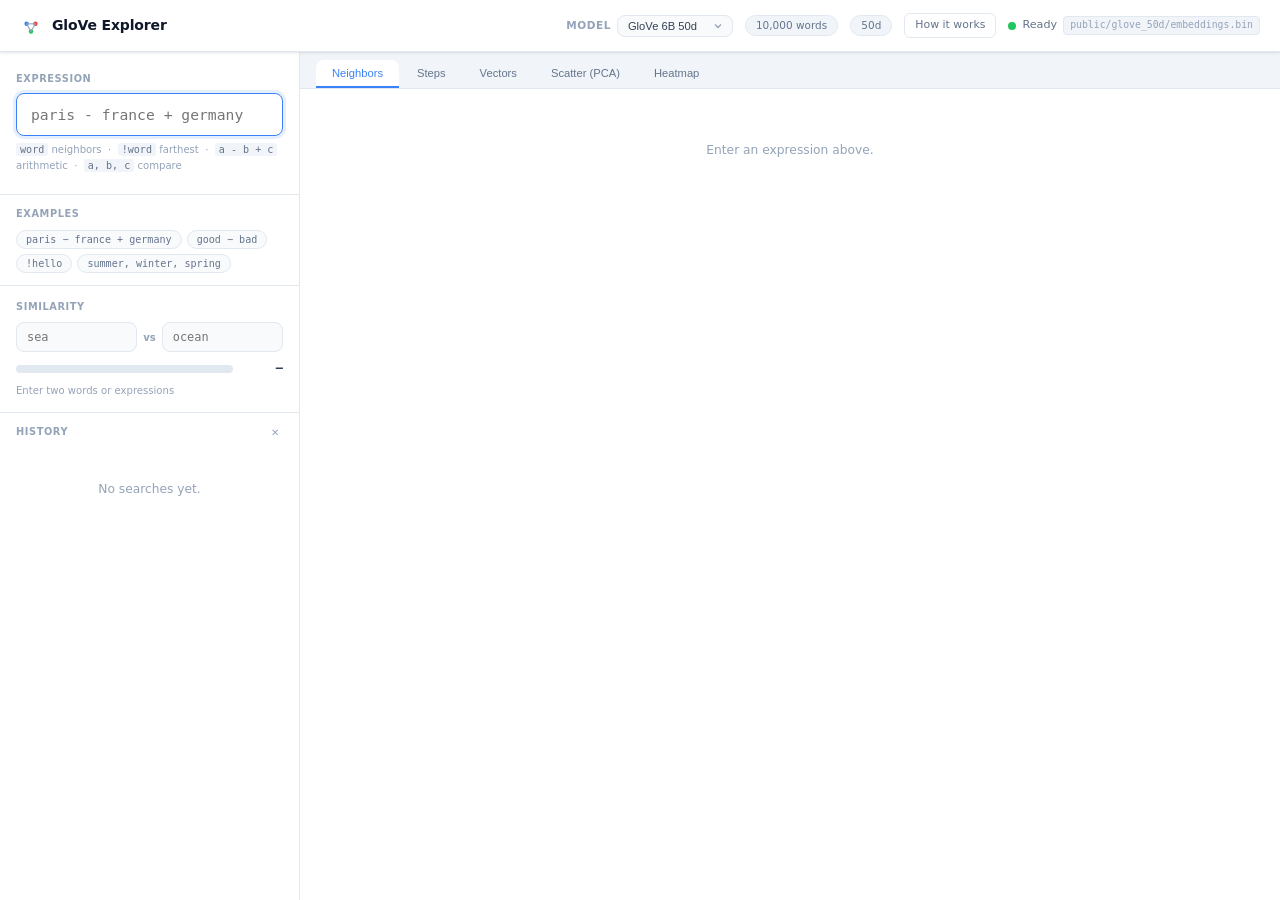
<file: index.html>
<!DOCTYPE html>
<html lang="de">
<head>
  <meta charset="UTF-8" />
  <meta name="viewport" content="width=device-width, initial-scale=1.0" />
  <title>GloVe Explorer</title>
  <link rel="stylesheet" href="style.css" />
</head>
<body>

<!-- Loading Overlay -->
<div class="loading-overlay" id="loading-overlay">
  <div class="loading-card">
    <div class="loading-logo">
      <svg width="40" height="40" viewBox="0 0 40 40" fill="none">
        <circle cx="20" cy="20" r="18" stroke="#3b82f6" stroke-width="3"/>
        <circle cx="12" cy="16" r="3" fill="#3b82f6"/>
        <circle cx="28" cy="16" r="3" fill="#ef4444"/>
        <circle cx="20" cy="28" r="3" fill="#22c55e"/>
        <line x1="12" y1="16" x2="28" y2="16" stroke="#94a3b8" stroke-width="1.5"/>
        <line x1="12" y1="16" x2="20" y2="28" stroke="#94a3b8" stroke-width="1.5"/>
        <line x1="28" y1="16" x2="20" y2="28" stroke="#94a3b8" stroke-width="1.5"/>
      </svg>
    </div>
    <h2 class="loading-title">GloVe Explorer</h2>
    <p class="loading-subtitle">Explore Word Embeddings Interactively</p>
    <div class="loading-bar-track">
      <div class="loading-bar" id="loading-bar"></div>
    </div>
    <p class="loading-msg" id="loading-msg">Loading embeddings …</p>
    <pre class="loading-error hidden" id="loading-error"></pre>
  </div>
</div>

<!-- App Shell -->
<div class="app">

  <!-- Header -->
  <header class="app-header">
    <div class="header-brand">
      <svg width="22" height="22" viewBox="0 0 40 40" fill="none">
        <circle cx="12" cy="16" r="4" fill="#3b82f6"/>
        <circle cx="28" cy="16" r="4" fill="#ef4444"/>
        <circle cx="20" cy="30" r="4" fill="#22c55e"/>
        <line x1="12" y1="16" x2="28" y2="16" stroke="#94a3b8" stroke-width="2"/>
        <line x1="12" y1="16" x2="20" y2="30" stroke="#94a3b8" stroke-width="2"/>
        <line x1="28" y1="16" x2="20" y2="30" stroke="#94a3b8" stroke-width="2"/>
      </svg>
      <span class="header-title">GloVe Explorer</span>
    </div>
    <div class="header-meta">
      <div class="model-select-wrapper" id="model-select-wrapper" style="display:none">
        <label class="model-select-label" for="model-select">Model</label>
        <select id="model-select" class="model-select"></select>
      </div>
      <span class="meta-badge"><span id="vocab-size">—</span> words</span>
      <span class="meta-badge"><span id="dims-count">—</span>d</span>
      <a href="explain.html" class="explain-link" title="How word embeddings work">How it works</a>
      <span class="meta-status">
        <span class="status-dot" id="status-dot"></span>
        <span id="status-text">Loading …</span>
        <span id="model-path" class="model-path"></span>
      </span>
    </div>
  </header>

  <!-- Body -->
  <div class="app-body">

    <!-- Sidebar -->
    <aside class="sidebar">
      <div class="search-section">
        <label class="search-label" for="query-input">Expression</label>
        <input
          type="text"
          id="query-input"
          class="query-input"
          placeholder="paris - france + germany"
          autocomplete="off"
          spellcheck="false"
        />
        <div class="syntax-hint">
          <code>word</code> neighbors &nbsp;·&nbsp;
          <code>!word</code> farthest &nbsp;·&nbsp;
          <code>a - b + c</code> arithmetic &nbsp;·&nbsp;
          <code>a, b, c</code> compare
        </div>
      </div>

      <div class="examples-section">
        <p class="examples-label">Examples</p>
        <div class="example-chips">
          <button class="example-chip" data-query="paris - france + germany">paris − france + germany</button>
          <button class="example-chip" data-query="good - bad">good − bad</button>
          <button class="example-chip" data-query="!hello">!hello</button>
          <button class="example-chip" data-query="summer, winter, spring">summer, winter, spring</button>
        </div>
      </div>

      <!-- Similarity Calculator -->
      <div class="sim-section">
        <p class="sim-label">Similarity</p>
        <div class="sim-inputs">
          <input type="text" id="sim-a" class="sim-input" placeholder="sea" autocomplete="off" spellcheck="false" />
          <span class="sim-vs">vs</span>
          <input type="text" id="sim-b" class="sim-input" placeholder="ocean" autocomplete="off" spellcheck="false" />
        </div>
        <div class="sim-result" id="sim-result">
          <div class="sim-bar-track"><div class="sim-bar" id="sim-bar"></div></div>
          <span class="sim-score" id="sim-score">—</span>
        </div>
        <p class="sim-hint" id="sim-hint">Enter two words or expressions</p>
      </div>

      <!-- Query History -->
      <div class="history-section">
        <div class="history-header">
          <p class="history-label">History</p>
          <button class="history-clear" id="history-clear" title="Clear history">✕</button>
        </div>
        <ol class="history-list" id="history-list">
          <p class="empty-hint">No searches yet.</p>
        </ol>
      </div>
    </aside>

    <!-- Main Panel -->
    <main class="main-panel">
      <div class="tab-bar">
        <button class="tab-btn active" data-tab="neighbors">Neighbors</button>
        <button class="tab-btn" data-tab="steps">Steps</button>
        <button class="tab-btn" data-tab="vectors">Vectors</button>
        <button class="tab-btn" data-tab="scatter">Scatter (PCA)</button>
        <button class="tab-btn" data-tab="heatmap">Heatmap</button>
      </div>

      <div class="tab-content">

        <!-- Neighbors Tab -->
        <div class="tab-pane active" id="tab-neighbors">
          <p class="empty-hint">Enter an expression above.</p>
        </div>

        <!-- Steps Tab -->
        <div class="tab-pane" id="tab-steps">
          <p class="empty-hint">No calculation yet.</p>
        </div>

        <!-- Vectors Tab -->
        <div class="tab-pane" id="tab-vectors">
          <p class="empty-hint">Shows the raw embedding vectors for all query words and the result.</p>
        </div>

        <!-- Scatter Tab -->
        <div class="tab-pane" id="tab-scatter">
          <p class="empty-hint">2D PCA projection of query words, result, and neighbors.</p>
        </div>

        <!-- Heatmap Tab -->
        <div class="tab-pane" id="tab-heatmap">
          <p class="empty-hint">Heatmap of all dimensions. Blue = positive, Red = negative.</p>
          <canvas id="heatmap-canvas" style="display:none"></canvas>
        </div>

      </div>
    </main>

  </div><!-- .app-body -->
</div><!-- .app -->

<!-- Vendor scripts (loaded synchronously so they are available to the ES module) -->
<script src="vendor/chart.umd.min.js"></script>
<script src="vendor/chartjs-plugin-datalabels.min.js"></script>

<!-- App (ES module, automatically deferred) -->
<script type="module" src="app.js"></script>

</body>
</html>
</file>
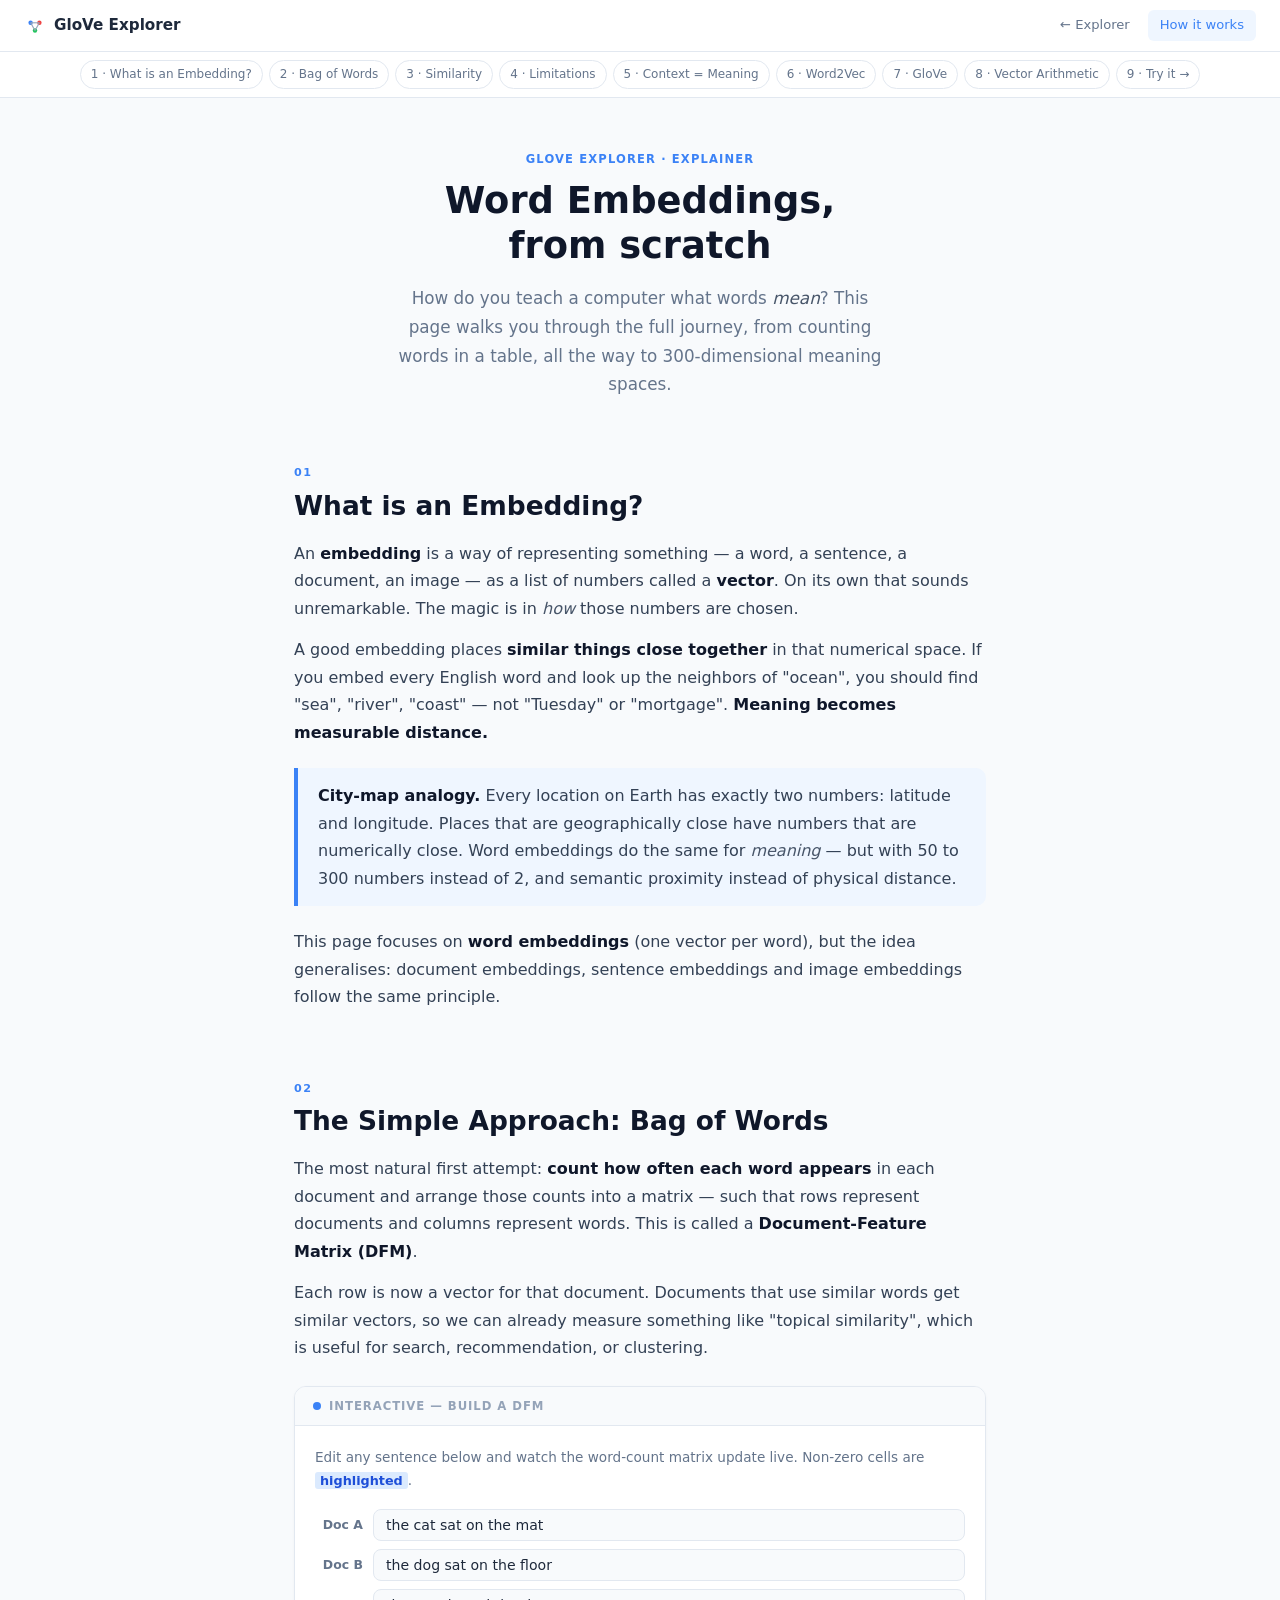
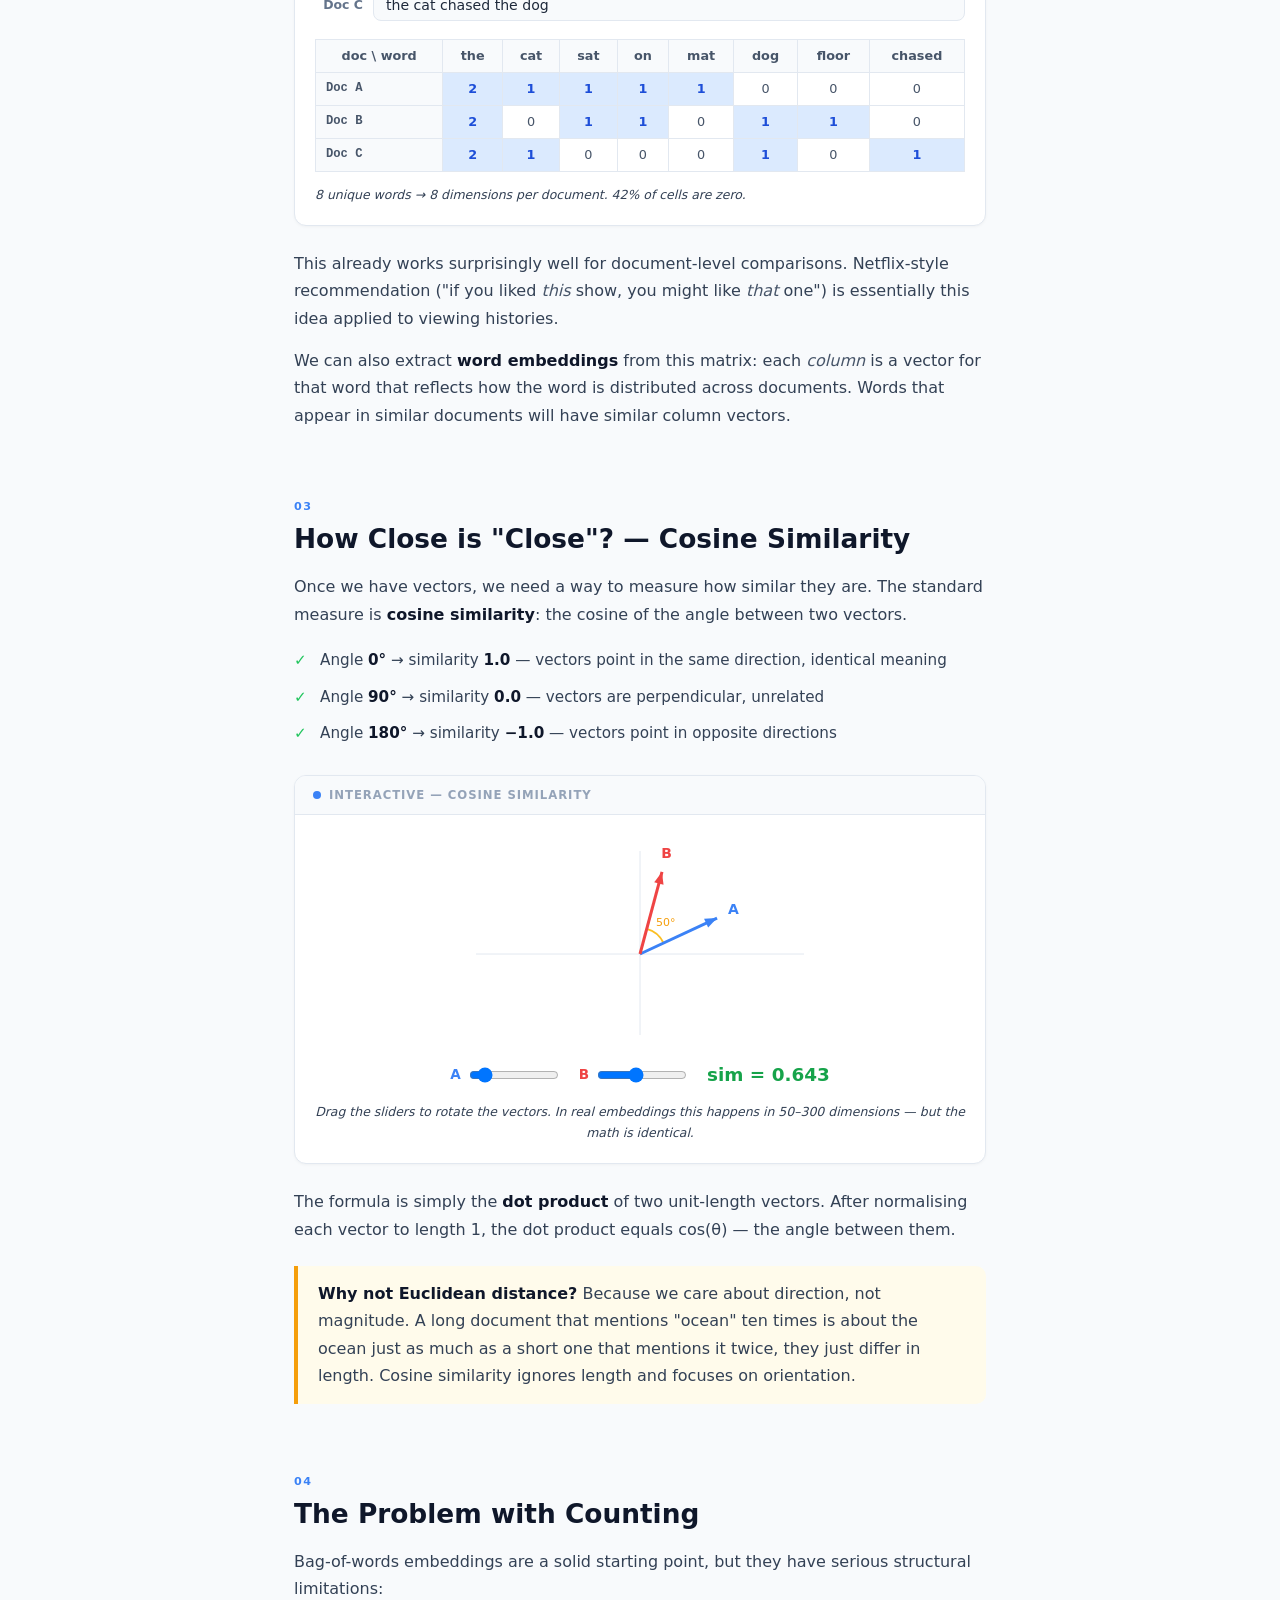
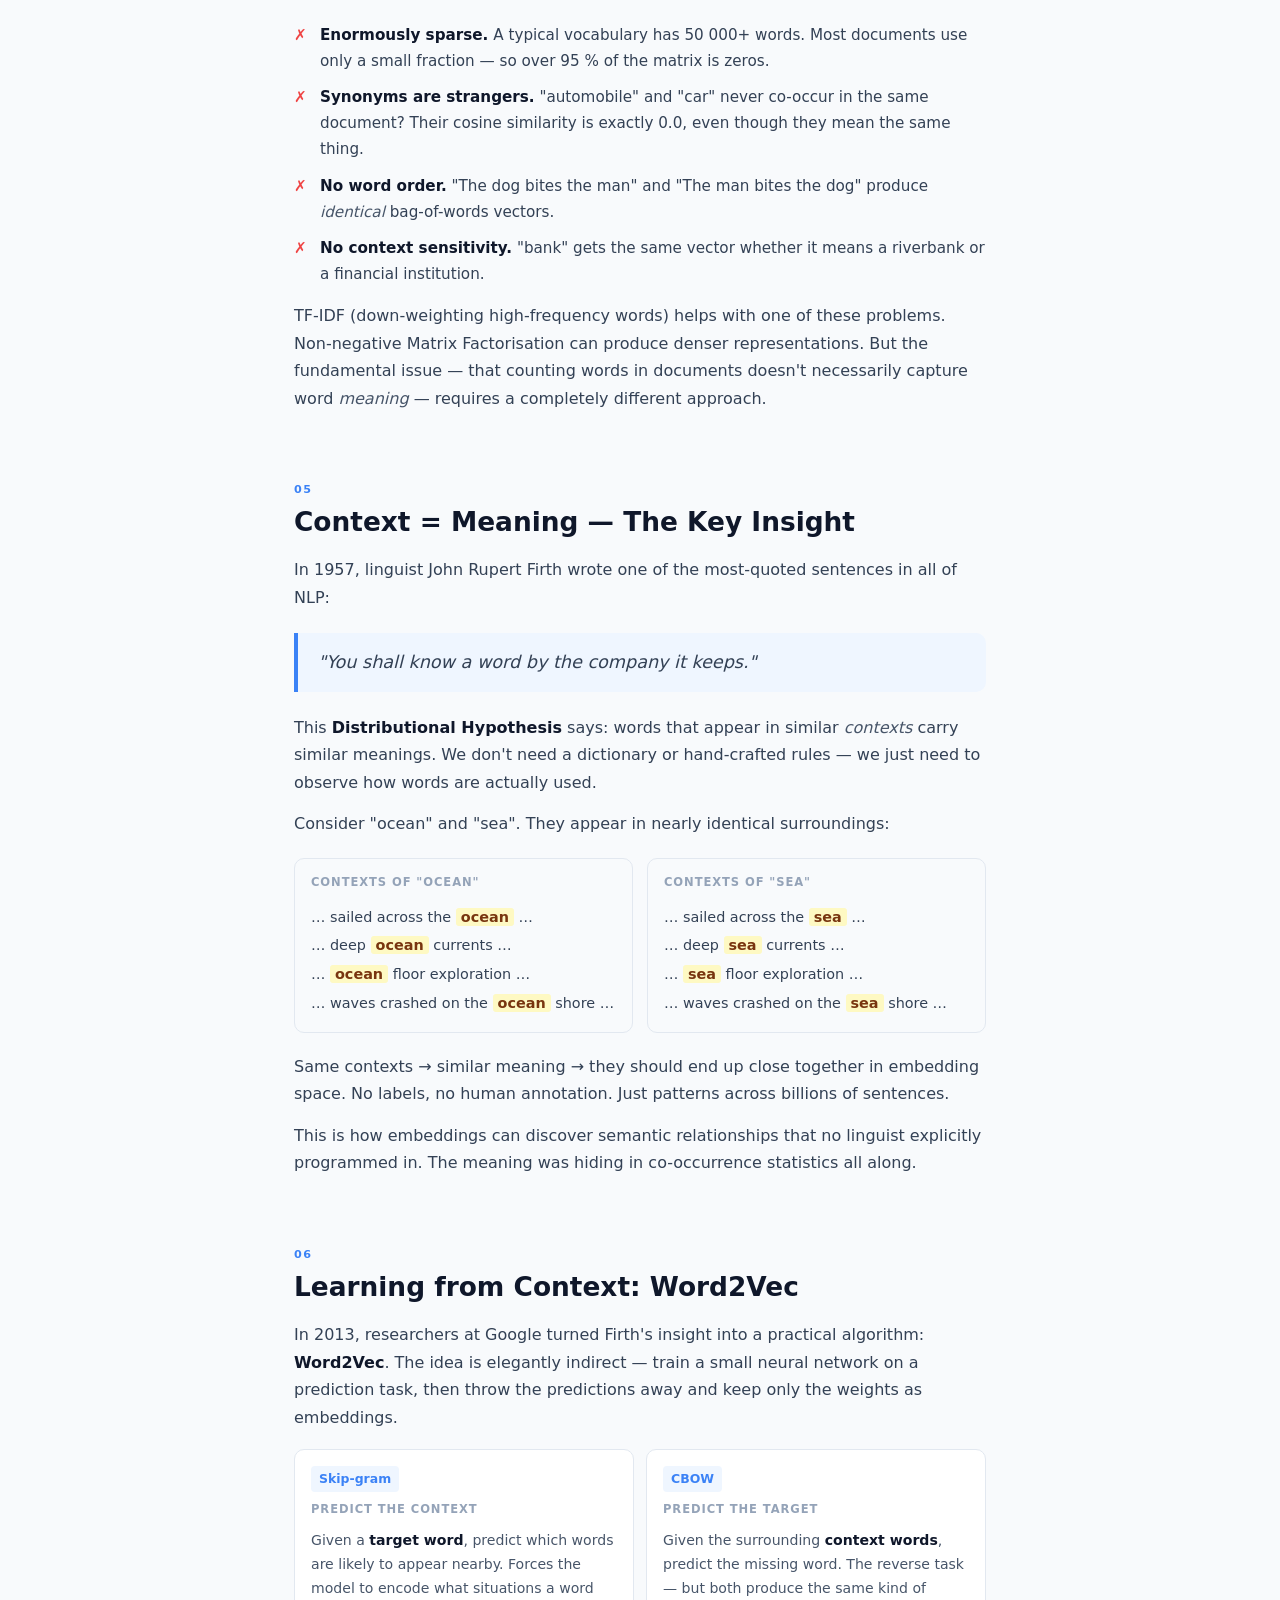
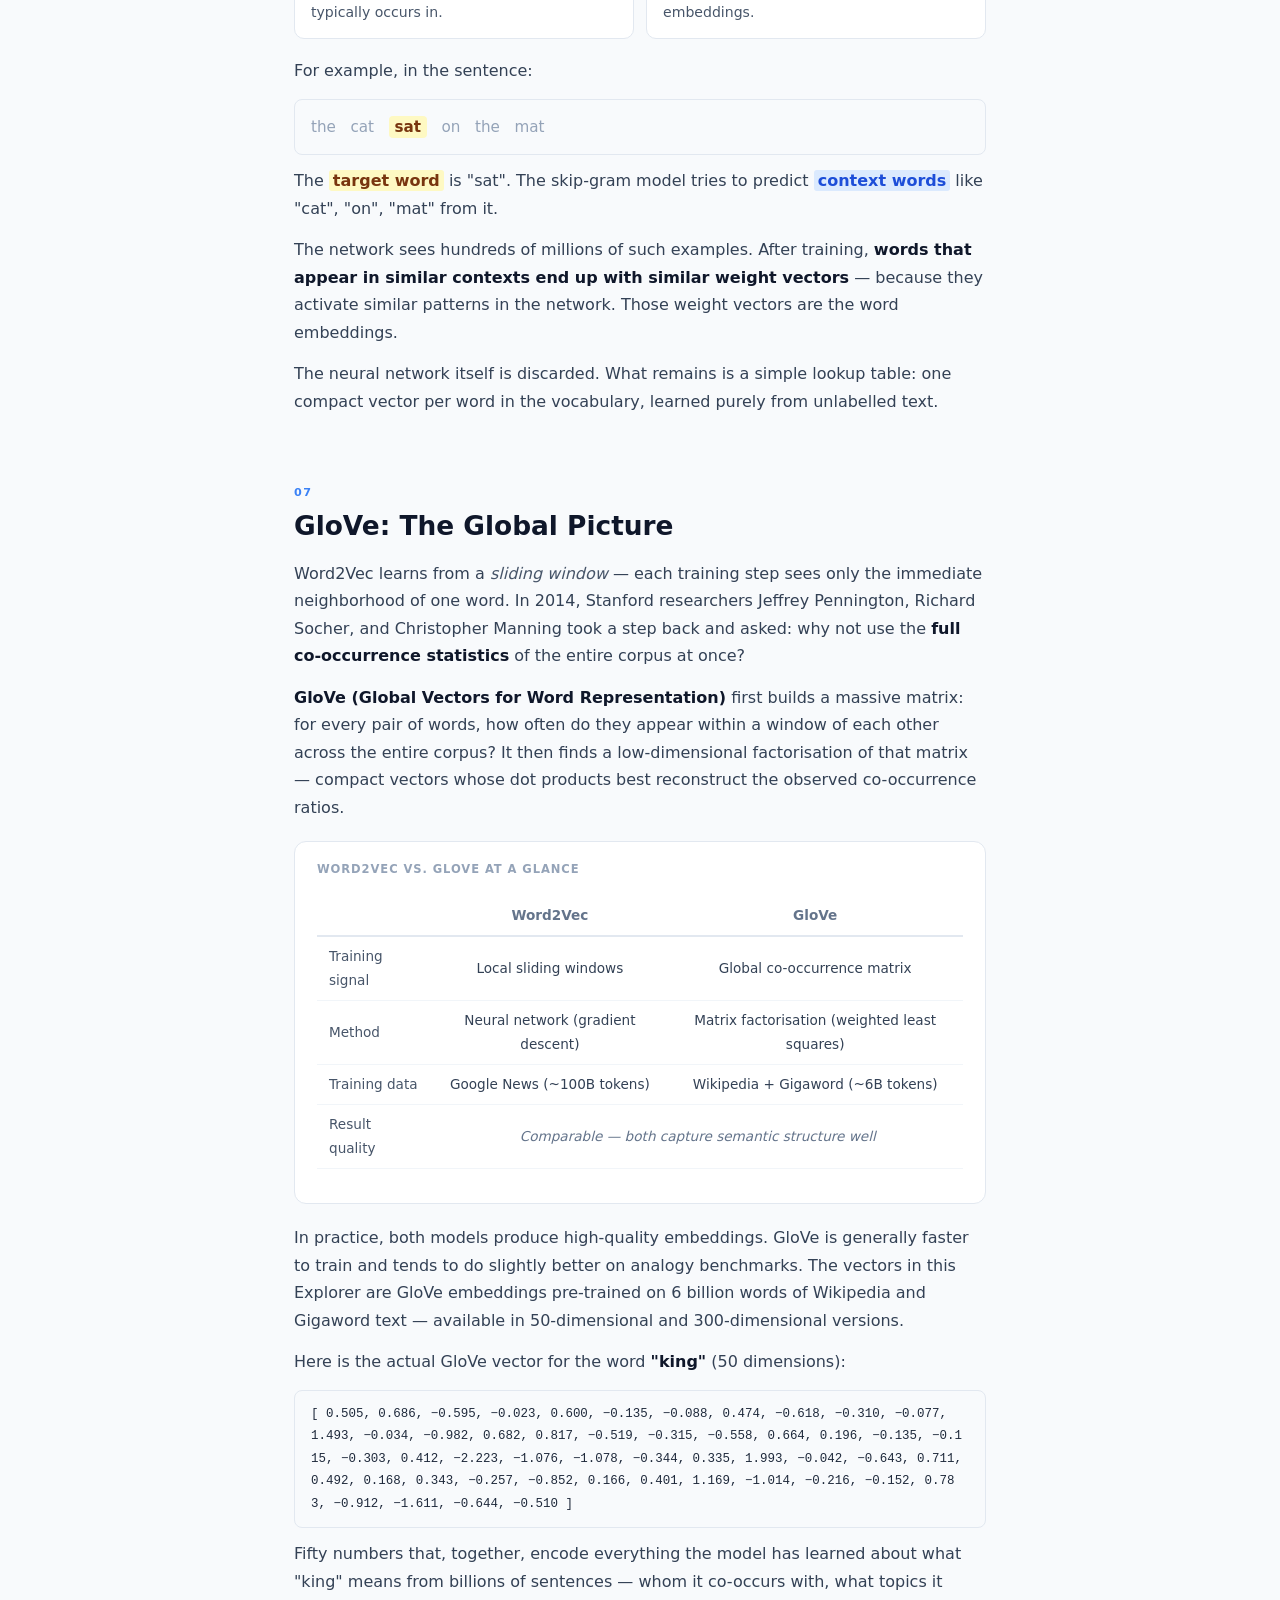
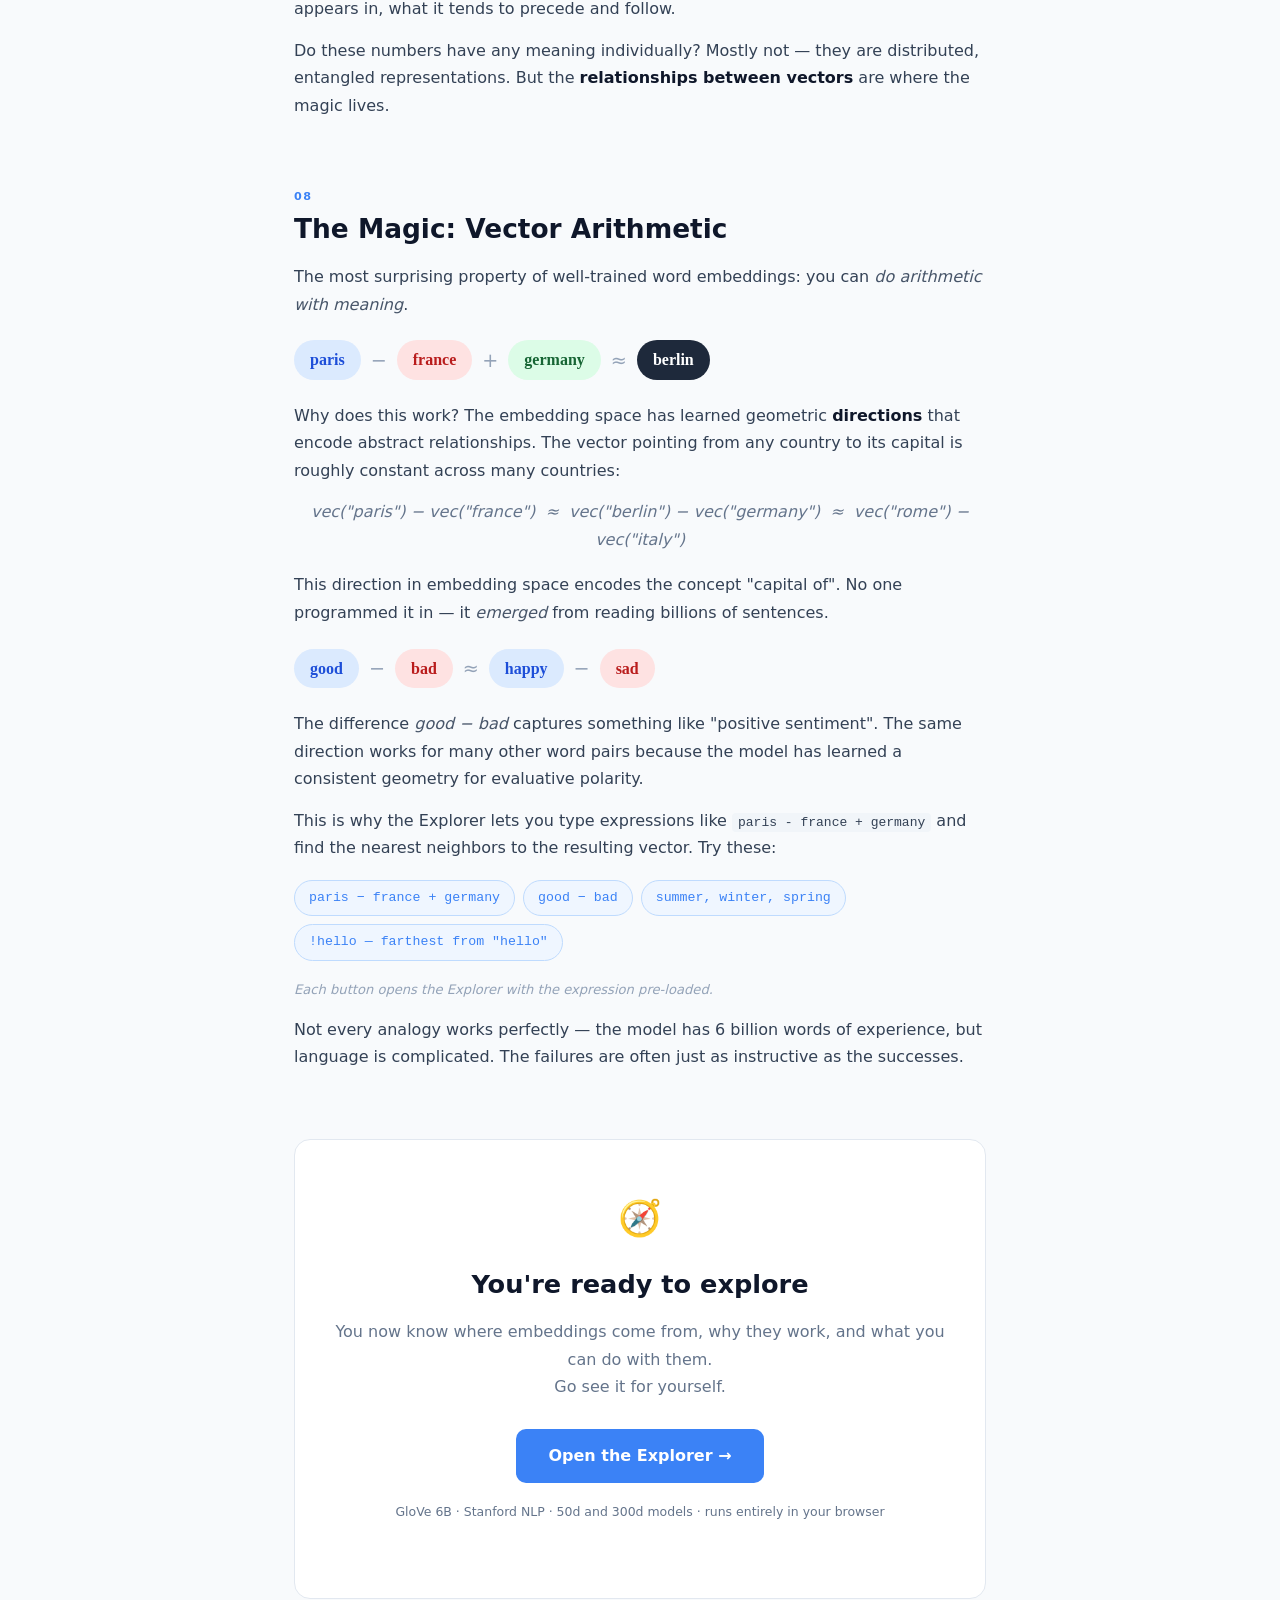
<file: explain.html>
<!DOCTYPE html>
<html lang="en">
<head>
  <meta charset="UTF-8" />
  <meta name="viewport" content="width=device-width, initial-scale=1.0" />
  <title>Word Embeddings Explained · GloVe Explorer</title>
  <style>
    :root {
      --blue:      #3b82f6;
      --blue-dim:  #dbeafe;
      --blue-pale: #eff6ff;
      --red:       #ef4444;
      --red-dim:   #fee2e2;
      --green:     #22c55e;
      --green-dim: #dcfce7;
      --amber:     #f59e0b;
      --slate-50:  #f8fafc;
      --slate-100: #f1f5f9;
      --slate-200: #e2e8f0;
      --slate-300: #cbd5e1;
      --slate-400: #94a3b8;
      --slate-500: #64748b;
      --slate-600: #475569;
      --slate-700: #334155;
      --slate-800: #1e293b;
      --slate-900: #0f172a;
      --header-h:  52px;
    }
    *, *::before, *::after { box-sizing: border-box; margin: 0; padding: 0; }

    body {
      font-family: system-ui, -apple-system, BlinkMacSystemFont, "Segoe UI", sans-serif;
      background: var(--slate-50);
      color: var(--slate-800);
      line-height: 1.72;
    }

    /* ── Header ─────────────────────────────────────────────────────────────── */
    .page-header {
      height: var(--header-h);
      background: #fff;
      border-bottom: 1px solid var(--slate-200);
      display: flex;
      align-items: center;
      padding: 0 24px;
      gap: 16px;
      position: sticky;
      top: 0;
      z-index: 100;
    }
    .header-brand {
      display: flex;
      align-items: center;
      gap: 8px;
      font-weight: 600;
      font-size: .95rem;
      color: var(--slate-800);
      text-decoration: none;
    }
    .header-nav {
      margin-left: auto;
      display: flex;
      gap: 6px;
    }
    .nav-link {
      font-size: .82rem;
      color: var(--slate-500);
      text-decoration: none;
      padding: 4px 12px;
      border-radius: 6px;
      transition: background .12s, color .12s;
    }
    .nav-link:hover    { background: var(--slate-100); color: var(--slate-800); }
    .nav-link.active   { background: var(--blue-pale); color: var(--blue); }

    /* ── ToC strip ──────────────────────────────────────────────────────────── */
    .toc-bar {
      background: #fff;
      border-bottom: 1px solid var(--slate-200);
      padding: 8px 24px;
      display: flex;
      gap: 6px;
      flex-wrap: wrap;
      justify-content: center;
    }
    .toc-link {
      font-size: .75rem;
      color: var(--slate-500);
      text-decoration: none;
      padding: 3px 10px;
      border-radius: 999px;
      border: 1px solid var(--slate-200);
      transition: all .12s;
      white-space: nowrap;
    }
    .toc-link:hover { background: var(--blue-pale); color: var(--blue); border-color: #bfdbfe; }

    /* ── Page layout ────────────────────────────────────────────────────────── */
    .page-body {
      max-width: 740px;
      margin: 0 auto;
      padding: 52px 24px 100px;
    }

    /* ── Hero ───────────────────────────────────────────────────────────────── */
    .hero {
      text-align: center;
      margin-bottom: 64px;
    }
    .hero-eyebrow {
      font-size: .72rem;
      font-weight: 700;
      text-transform: uppercase;
      letter-spacing: .1em;
      color: var(--blue);
      margin-bottom: 10px;
    }
    .hero h1 {
      font-size: 2.3rem;
      font-weight: 800;
      color: var(--slate-900);
      line-height: 1.2;
      margin-bottom: 16px;
    }
    .hero p {
      font-size: 1.05rem;
      color: var(--slate-500);
      max-width: 500px;
      margin: 0 auto;
    }

    /* ── Section ────────────────────────────────────────────────────────────── */
    .section { margin-bottom: 68px; }
    .section-num {
      font-size: .7rem;
      font-weight: 700;
      text-transform: uppercase;
      letter-spacing: .12em;
      color: var(--blue);
      margin-bottom: 6px;
    }
    .section h2 {
      font-size: 1.65rem;
      font-weight: 700;
      color: var(--slate-900);
      line-height: 1.25;
      margin-bottom: 18px;
    }
    .section p { color: var(--slate-700); margin-bottom: 14px; }
    .section p:last-child { margin-bottom: 0; }
    strong { color: var(--slate-900); }
    em     { color: var(--slate-600); }

    hr.divider {
      border: none;
      border-top: 1px solid var(--slate-200);
      margin: 28px 0;
    }

    /* ── Callout / quote ────────────────────────────────────────────────────── */
    .callout {
      background: var(--blue-pale);
      border-left: 4px solid var(--blue);
      border-radius: 0 10px 10px 0;
      padding: 14px 20px;
      margin: 22px 0;
      color: var(--slate-700);
    }
    .callout.amber {
      background: #fffbeb;
      border-color: var(--amber);
    }

    /* ── Info box ───────────────────────────────────────────────────────────── */
    .info-box {
      background: #fff;
      border: 1px solid var(--slate-200);
      border-radius: 12px;
      padding: 18px 22px;
      margin: 20px 0;
    }
    .info-box-title {
      font-size: .72rem;
      font-weight: 700;
      text-transform: uppercase;
      letter-spacing: .08em;
      color: var(--slate-400);
      margin-bottom: 10px;
    }

    /* ── Pros / cons list ───────────────────────────────────────────────────── */
    .check-list { list-style: none; margin: 10px 0; }
    .check-list li {
      padding: 5px 0 5px 26px;
      position: relative;
      color: var(--slate-700);
      font-size: .95rem;
    }
    .check-list li::before { position: absolute; left: 0; }
    .check-list.pros li::before { content: '✓'; color: var(--green); font-weight: 700; }
    .check-list.cons li::before { content: '✗'; color: var(--red);   font-weight: 700; }

    /* ── Context cards ──────────────────────────────────────────────────────── */
    .context-row { display: flex; gap: 14px; flex-wrap: wrap; margin: 20px 0; }
    .context-card {
      flex: 1;
      min-width: 200px;
      background: var(--slate-50);
      border: 1px solid var(--slate-200);
      border-radius: 10px;
      padding: 14px 16px;
    }
    .context-card h5 {
      font-size: .72rem;
      font-weight: 700;
      text-transform: uppercase;
      letter-spacing: .08em;
      color: var(--slate-400);
      margin-bottom: 10px;
    }
    .context-card p {
      font-size: .9rem;
      line-height: 2;
      color: var(--slate-700);
      margin: 0;
    }
    .hl { background: #fef9c3; color: #78350f; padding: 1px 5px; border-radius: 3px; font-weight: 700; }

    /* ── Word arithmetic display ────────────────────────────────────────────── */
    .word-math {
      display: flex;
      align-items: center;
      gap: 10px;
      flex-wrap: wrap;
      margin: 22px 0;
      font-size: 1.05rem;
    }
    .pill {
      display: inline-flex;
      align-items: center;
      padding: 6px 16px;
      border-radius: 999px;
      font-weight: 700;
      font-family: Georgia, "Times New Roman", serif;
      font-size: 1rem;
    }
    .pill-a  { background: var(--blue-dim);  color: #1d4ed8; }
    .pill-b  { background: var(--red-dim);   color: #b91c1c; }
    .pill-c  { background: var(--green-dim); color: #166534; }
    .pill-r  { background: var(--slate-800); color: #fff; }
    .op      { color: var(--slate-400); font-size: 1.2rem; font-weight: 300; }

    /* ── Demo boxes ─────────────────────────────────────────────────────────── */
    .demo-box {
      background: #fff;
      border: 1px solid var(--slate-200);
      border-radius: 12px;
      overflow: hidden;
      margin: 24px 0;
      box-shadow: 0 1px 3px rgba(0,0,0,.04);
    }
    .demo-head {
      background: var(--slate-50);
      border-bottom: 1px solid var(--slate-200);
      padding: 9px 18px;
      display: flex;
      align-items: center;
      gap: 8px;
      font-size: .73rem;
      font-weight: 700;
      text-transform: uppercase;
      letter-spacing: .08em;
      color: var(--slate-400);
    }
    .demo-dot { width: 8px; height: 8px; border-radius: 50%; background: var(--blue); }
    .demo-body { padding: 20px; }

    /* DFM demo */
    .dfm-rows { display: flex; flex-direction: column; gap: 8px; margin-bottom: 18px; }
    .dfm-row  { display: flex; align-items: center; gap: 10px; }
    .dfm-doc-label {
      font-size: .78rem;
      font-weight: 700;
      color: var(--slate-500);
      min-width: 48px;
      text-align: right;
    }
    .dfm-input {
      flex: 1;
      padding: 7px 12px;
      border: 1px solid var(--slate-200);
      border-radius: 8px;
      font-size: .88rem;
      font-family: inherit;
      color: var(--slate-800);
      background: var(--slate-50);
      outline: none;
      transition: border-color .15s, background .15s;
    }
    .dfm-input:focus { border-color: var(--blue); background: #fff; }

    .dfm-scroll { overflow-x: auto; }
    .dfm-table {
      border-collapse: collapse;
      font-size: .8rem;
      white-space: nowrap;
      width: 100%;
    }
    .dfm-table th {
      background: var(--slate-50);
      border: 1px solid var(--slate-200);
      padding: 5px 10px;
      font-weight: 600;
      color: var(--slate-600);
      text-align: center;
    }
    .dfm-table td {
      border: 1px solid var(--slate-200);
      padding: 5px 10px;
      text-align: center;
      color: var(--slate-600);
    }
    .dfm-table td.row-label {
      text-align: left;
      font-family: ui-monospace, monospace;
      font-weight: 600;
      color: var(--slate-600);
      background: var(--slate-50);
      font-size: .76rem;
    }
    .dfm-table td.nz { background: var(--blue-dim); color: #1d4ed8; font-weight: 700; }
    .dfm-stat {
      font-size: .78rem;
      color: var(--slate-400);
      font-style: italic;
      margin-top: 12px;
    }

    /* Cosine demo */
    #cos-canvas { display: block; margin: 0 auto; }
    .cos-controls {
      display: flex;
      gap: 20px;
      flex-wrap: wrap;
      justify-content: center;
      align-items: center;
      margin-top: 14px;
    }
    .cos-label { font-size: .85rem; color: var(--slate-600); display: flex; align-items: center; gap: 8px; }
    #cos-score {
      font-size: 1.15rem;
      font-weight: 700;
      min-width: 100px;
      text-align: center;
    }
    .cos-hint {
      font-size: .78rem;
      color: var(--slate-400);
      font-style: italic;
      text-align: center;
      margin-top: 10px;
    }

    /* ── Comparison table ───────────────────────────────────────────────────── */
    .compare-table {
      width: 100%;
      border-collapse: collapse;
      font-size: .85rem;
      margin: 16px 0;
    }
    .compare-table th {
      padding: 8px 12px;
      border-bottom: 2px solid var(--slate-200);
      color: var(--slate-500);
      font-weight: 600;
      text-align: center;
    }
    .compare-table th:first-child { text-align: left; }
    .compare-table td {
      padding: 8px 12px;
      border-bottom: 1px solid var(--slate-100);
      color: var(--slate-700);
      text-align: center;
    }
    .compare-table td:first-child { text-align: left; color: var(--slate-600); }

    /* ── Training task box ──────────────────────────────────────────────────── */
    .task-grid { display: flex; gap: 12px; flex-wrap: wrap; margin: 18px 0; }
    .task-card {
      flex: 1;
      min-width: 200px;
      border: 1px solid var(--slate-200);
      border-radius: 10px;
      padding: 14px 16px;
      background: #fff;
    }
    .task-card h5 {
      font-size: .72rem;
      font-weight: 700;
      text-transform: uppercase;
      letter-spacing: .08em;
      color: var(--slate-400);
      margin-bottom: 8px;
    }
    .task-card .task-label {
      display: inline-block;
      background: var(--blue-pale);
      color: var(--blue);
      padding: 2px 8px;
      border-radius: 4px;
      font-size: .78rem;
      font-weight: 700;
      margin-bottom: 8px;
    }
    .task-card p { font-size: .88rem; color: var(--slate-600); margin: 0; }

    /* ── Sentence context display ───────────────────────────────────────────── */
    .sent-display {
      background: var(--slate-50);
      border: 1px solid var(--slate-200);
      border-radius: 8px;
      padding: 12px 16px;
      font-size: .95rem;
      margin: 12px 0;
      line-height: 2;
    }
    .sent-display .ctx-word { color: var(--slate-400); }
    .sent-display .tgt-word {
      background: #fef9c3;
      color: #78350f;
      padding: 2px 6px;
      border-radius: 4px;
      font-weight: 700;
    }
    .sent-display .predict-word {
      background: var(--blue-dim);
      color: #1d4ed8;
      padding: 2px 6px;
      border-radius: 4px;
      font-weight: 600;
    }

    /* ── Query example buttons ──────────────────────────────────────────────── */
    .query-chips { display: flex; flex-wrap: wrap; gap: 8px; margin: 18px 0; }
    .query-chip {
      display: inline-block;
      padding: 6px 14px;
      border-radius: 999px;
      background: var(--blue-pale);
      color: var(--blue);
      border: 1px solid #bfdbfe;
      font-size: .83rem;
      font-family: ui-monospace, monospace;
      text-decoration: none;
      cursor: pointer;
      transition: background .12s, transform .1s;
    }
    .query-chip:hover { background: var(--blue-dim); transform: translateY(-1px); }

    /* ── CTA ────────────────────────────────────────────────────────────────── */
    .cta {
      background: #fff;
      border: 1px solid var(--slate-200);
      border-radius: 16px;
      padding: 48px 32px;
      text-align: center;
      margin-top: 52px;
    }
    .cta h2 { font-size: 1.6rem; font-weight: 800; color: var(--slate-900); margin-bottom: 12px; }
    .cta p  { color: var(--slate-500); margin-bottom: 28px; }
    .cta-btn {
      display: inline-flex;
      align-items: center;
      gap: 8px;
      background: var(--blue);
      color: #fff;
      padding: 13px 32px;
      border-radius: 10px;
      font-weight: 700;
      font-size: 1rem;
      text-decoration: none;
      transition: background .15s, transform .1s;
    }
    .cta-btn:hover { background: #2563eb; transform: translateY(-1px); }
    .cta-sub { margin-top: 18px; font-size: .78rem; color: var(--slate-400); }

    /* ── Responsive ─────────────────────────────────────────────────────────── */
    @media (max-width: 600px) {
      .page-body { padding: 36px 16px 80px; }
      .hero h1   { font-size: 1.7rem; }
      .section h2 { font-size: 1.35rem; }
      .toc-bar   { display: none; }
    }
  </style>
</head>
<body>

<!-- ─── Header ─────────────────────────────────────────────────────────────── -->
<header class="page-header">
  <a href="index.html" class="header-brand">
    <svg width="22" height="22" viewBox="0 0 40 40" fill="none">
      <circle cx="12" cy="16" r="4" fill="#3b82f6"/>
      <circle cx="28" cy="16" r="4" fill="#ef4444"/>
      <circle cx="20" cy="30" r="4" fill="#22c55e"/>
      <line x1="12" y1="16" x2="28" y2="16" stroke="#94a3b8" stroke-width="2"/>
      <line x1="12" y1="16" x2="20" y2="30" stroke="#94a3b8" stroke-width="2"/>
      <line x1="28" y1="16" x2="20" y2="30" stroke="#94a3b8" stroke-width="2"/>
    </svg>
    GloVe Explorer
  </a>
  <nav class="header-nav">
    <a href="index.html" class="nav-link">← Explorer</a>
    <a href="explain.html" class="nav-link active">How it works</a>
  </nav>
</header>

<!-- ─── Table of contents ──────────────────────────────────────────────────── -->
<nav class="toc-bar" aria-label="Page sections">
  <a href="#what"       class="toc-link">1 · What is an Embedding?</a>
  <a href="#bagofwords" class="toc-link">2 · Bag of Words</a>
  <a href="#similarity" class="toc-link">3 · Similarity</a>
  <a href="#limits"     class="toc-link">4 · Limitations</a>
  <a href="#context"    class="toc-link">5 · Context = Meaning</a>
  <a href="#word2vec"   class="toc-link">6 · Word2Vec</a>
  <a href="#glove"      class="toc-link">7 · GloVe</a>
  <a href="#arithmetic" class="toc-link">8 · Vector Arithmetic</a>
  <a href="#ready"      class="toc-link">9 · Try it →</a>
</nav>

<!-- ─── Content ────────────────────────────────────────────────────────────── -->
<main class="page-body">

  <div class="hero">
    <div class="hero-eyebrow">GloVe Explorer · Explainer</div>
    <h1>Word Embeddings,<br>from scratch</h1>
    <p>How do you teach a computer what words <em>mean</em>? This page walks you through the full journey, from counting words in a table, all the way to 300-dimensional meaning spaces.</p>
  </div>

  <!-- ── 01 · What is an Embedding ──────────────────────────────────────────── -->
  <section class="section" id="what">
    <div class="section-num">01</div>
    <h2>What is an Embedding?</h2>
    <p>
      An <strong>embedding</strong> is a way of representing something — a word, a sentence, a document,
      an image — as a list of numbers called a <strong>vector</strong>.
      On its own that sounds unremarkable. The magic is in <em>how</em> those numbers are chosen.
    </p>
    <p>
      A good embedding places <strong>similar things close together</strong> in that numerical space.
      If you embed every English word and look up the neighbors of "ocean",
      you should find "sea", "river", "coast" — not "Tuesday" or "mortgage".
      <strong>Meaning becomes measurable distance.</strong>
    </p>
    <div class="callout">
      <strong>City-map analogy.</strong> Every location on Earth has exactly two numbers: latitude and longitude.
      Places that are geographically close have numbers that are numerically close.
      Word embeddings do the same for <em>meaning</em> — but with 50 to 300 numbers instead of 2,
      and semantic proximity instead of physical distance.
    </div>
    <p>
      This page focuses on <strong>word embeddings</strong> (one vector per word),
      but the idea generalises: document embeddings, sentence embeddings and image embeddings follow the same principle.
    </p>
  </section>

  <!-- ── 02 · Bag of Words / DFM ────────────────────────────────────────────── -->
  <section class="section" id="bagofwords">
    <div class="section-num">02</div>
    <h2>The Simple Approach: Bag of Words</h2>
    <p>
      The most natural first attempt: <strong>count how often each word appears</strong> in each document
      and arrange those counts into a matrix — such that rows represent documents and columns represent words.
      This is called a <strong>Document-Feature Matrix (DFM)</strong>.
    </p>
    <p>
      Each row is now a vector for that document.
      Documents that use similar words get similar vectors, so we can already measure
      something like "topical similarity", which is useful for search, recommendation, or clustering.
    </p>

    <!-- ── Interactive DFM demo ── -->
    <div class="demo-box">
      <div class="demo-head"><div class="demo-dot"></div>Interactive — Build a DFM</div>
      <div class="demo-body">
        <p style="font-size:.85rem;color:var(--slate-500);margin-bottom:16px;">
          Edit any sentence below and watch the word-count matrix update live.
          Non-zero cells are <span style="background:var(--blue-dim);color:#1d4ed8;padding:1px 5px;border-radius:3px;font-weight:700;font-size:.8rem;">highlighted</span>.
        </p>
        <div class="dfm-rows" id="dfm-rows">
          <div class="dfm-row">
            <span class="dfm-doc-label">Doc A</span>
            <input class="dfm-input" data-doc="A" value="the cat sat on the mat" />
          </div>
          <div class="dfm-row">
            <span class="dfm-doc-label">Doc B</span>
            <input class="dfm-input" data-doc="B" value="the dog sat on the floor" />
          </div>
          <div class="dfm-row">
            <span class="dfm-doc-label">Doc C</span>
            <input class="dfm-input" data-doc="C" value="the cat chased the dog" />
          </div>
        </div>
        <div class="dfm-scroll">
          <table class="dfm-table" id="dfm-table"></table>
        </div>
        <p class="dfm-stat" id="dfm-stat"></p>
      </div>
    </div>

    <p>
      This already works surprisingly well for document-level comparisons.
      Netflix-style recommendation ("if you liked <em>this</em> show, you might like <em>that</em> one")
      is essentially this idea applied to viewing histories.
    </p>
    <p>
      We can also extract <strong>word embeddings</strong> from this matrix:
      each <em>column</em> is a vector for that word that reflects how the word is distributed across documents.
      Words that appear in similar documents will have similar column vectors.
    </p>
  </section>

  <!-- ── 03 · Similarity ────────────────────────────────────────────────────── -->
  <section class="section" id="similarity">
    <div class="section-num">03</div>
    <h2>How Close is "Close"? — Cosine Similarity</h2>
    <p>
      Once we have vectors, we need a way to measure how similar they are.
      The standard measure is <strong>cosine similarity</strong>: the cosine of the angle between two vectors.
    </p>
    <ul class="check-list pros" style="margin-bottom:14px;">
      <li>Angle <strong>0°</strong> → similarity <strong>1.0</strong> — vectors point in the same direction, identical meaning</li>
      <li>Angle <strong>90°</strong> → similarity <strong>0.0</strong> — vectors are perpendicular, unrelated</li>
      <li>Angle <strong>180°</strong> → similarity <strong>−1.0</strong> — vectors point in opposite directions</li>
    </ul>

    <!-- ── Cosine similarity canvas ── -->
    <div class="demo-box">
      <div class="demo-head"><div class="demo-dot"></div>Interactive — Cosine Similarity</div>
      <div class="demo-body">
        <canvas id="cos-canvas" width="360" height="210"></canvas>
        <div class="cos-controls">
          <label class="cos-label">
            <span style="color:var(--blue);font-weight:700;">A</span>
            <input type="range" id="slider-a" min="5" max="175" value="25" style="width:90px;">
          </label>
          <label class="cos-label">
            <span style="color:var(--red);font-weight:700;">B</span>
            <input type="range" id="slider-b" min="5" max="175" value="75" style="width:90px;">
          </label>
          <span id="cos-score">sim = 0.87</span>
        </div>
        <p class="cos-hint">Drag the sliders to rotate the vectors. In real embeddings this happens in 50–300 dimensions — but the math is identical.</p>
      </div>
    </div>

    <p>
      The formula is simply the <strong>dot product</strong> of two unit-length vectors.
      After normalising each vector to length 1, the dot product equals cos(θ) — the angle between them.
    </p>
    <div class="callout amber">
      <strong>Why not Euclidean distance?</strong> Because we care about direction, not magnitude.
      A long document that mentions "ocean" ten times is about the ocean just as much as a short one
      that mentions it twice, they just differ in length.
      Cosine similarity ignores length and focuses on orientation.
    </div>
  </section>

  <!-- ── 04 · Limitations ──────────────────────────────────────────────────── -->
  <section class="section" id="limits">
    <div class="section-num">04</div>
    <h2>The Problem with Counting</h2>
    <p>
      Bag-of-words embeddings are a solid starting point, but they have serious structural limitations:
    </p>
    <ul class="check-list cons">
      <li><strong>Enormously sparse.</strong> A typical vocabulary has 50 000+ words. Most documents use only a small fraction — so over 95 % of the matrix is zeros.</li>
      <li><strong>Synonyms are strangers.</strong> "automobile" and "car" never co-occur in the same document? Their cosine similarity is exactly 0.0, even though they mean the same thing.</li>
      <li><strong>No word order.</strong> "The dog bites the man" and "The man bites the dog" produce <em>identical</em> bag-of-words vectors.</li>
      <li><strong>No context sensitivity.</strong> "bank" gets the same vector whether it means a riverbank or a financial institution.</li>
    </ul>
    <p>
      TF-IDF (down-weighting high-frequency words) helps with one of these problems.
      Non-negative Matrix Factorisation can produce denser representations.
      But the fundamental issue — that counting words in documents doesn't necessarily capture word <em>meaning</em> —
      requires a completely different approach.
    </p>
  </section>

  <!-- ── 05 · Context = Meaning ─────────────────────────────────────────────── -->
  <section class="section" id="context">
    <div class="section-num">05</div>
    <h2>Context = Meaning — The Key Insight</h2>
    <p>
      In 1957, linguist John Rupert Firth wrote one of the most-quoted sentences in all of NLP:
    </p>
    <div class="callout" style="font-size:1.1rem;font-style:italic;">
      "You shall know a word by the company it keeps."
    </div>
    <p>
      This <strong>Distributional Hypothesis</strong> says: words that appear in similar
      <em>contexts</em> carry similar meanings. We don't need a dictionary or hand-crafted rules —
      we just need to observe how words are actually used.
    </p>
    <p>
      Consider "ocean" and "sea". They appear in nearly identical surroundings:
    </p>

    <div class="context-row">
      <div class="context-card">
        <h5>Contexts of "ocean"</h5>
        <p>
          … sailed across the <span class="hl">ocean</span> …<br>
          … deep <span class="hl">ocean</span> currents …<br>
          … <span class="hl">ocean</span> floor exploration …<br>
          … waves crashed on the <span class="hl">ocean</span> shore …
        </p>
      </div>
      <div class="context-card">
        <h5>Contexts of "sea"</h5>
        <p>
          … sailed across the <span class="hl">sea</span> …<br>
          … deep <span class="hl">sea</span> currents …<br>
          … <span class="hl">sea</span> floor exploration …<br>
          … waves crashed on the <span class="hl">sea</span> shore …
        </p>
      </div>
    </div>

    <p>
      Same contexts → similar meaning → they should end up close together in embedding space.
      No labels, no human annotation. Just patterns across billions of sentences.
    </p>
    <p>
      This is how embeddings can discover semantic relationships that no linguist explicitly programmed in.
      The meaning was hiding in co-occurrence statistics all along.
    </p>
  </section>

  <!-- ── 06 · Word2Vec ──────────────────────────────────────────────────────── -->
  <section class="section" id="word2vec">
    <div class="section-num">06</div>
    <h2>Learning from Context: Word2Vec</h2>
    <p>
      In 2013, researchers at Google turned Firth's insight into a practical algorithm: <strong>Word2Vec</strong>.
      The idea is elegantly indirect — train a small neural network on a prediction task,
      then throw the predictions away and keep only the weights as embeddings.
    </p>

    <div class="task-grid">
      <div class="task-card">
        <div class="task-label">Skip-gram</div>
        <h5>Predict the context</h5>
        <p>Given a <strong>target word</strong>, predict which words are likely to appear nearby. Forces the model to encode what situations a word typically occurs in.</p>
      </div>
      <div class="task-card">
        <div class="task-label">CBOW</div>
        <h5>Predict the target</h5>
        <p>Given the surrounding <strong>context words</strong>, predict the missing word. The reverse task — but both produce the same kind of embeddings.</p>
      </div>
    </div>

    <p>For example, in the sentence:</p>
    <div class="sent-display">
      <span class="ctx-word">the</span> &nbsp;
      <span class="ctx-word">cat</span> &nbsp;
      <span class="tgt-word">sat</span> &nbsp;
      <span class="ctx-word">on</span> &nbsp;
      <span class="ctx-word">the</span> &nbsp;
      <span class="ctx-word">mat</span>
    </div>
    <p>
      The <span style="background:#fef9c3;padding:1px 4px;border-radius:3px;font-weight:700;color:#78350f;">target word</span> is "sat".
      The skip-gram model tries to predict <span style="background:var(--blue-dim);color:#1d4ed8;padding:1px 4px;border-radius:3px;font-weight:600;">context words</span> like "cat", "on", "mat" from it.
    </p>
    <p>
      The network sees hundreds of millions of such examples.
      After training, <strong>words that appear in similar contexts end up with similar weight vectors</strong> —
      because they activate similar patterns in the network.
      Those weight vectors are the word embeddings.
    </p>
    <p>
      The neural network itself is discarded. What remains is a simple lookup table:
      one compact vector per word in the vocabulary, learned purely from unlabelled text.
    </p>
  </section>

  <!-- ── 07 · GloVe ─────────────────────────────────────────────────────────── -->
  <section class="section" id="glove">
    <div class="section-num">07</div>
    <h2>GloVe: The Global Picture</h2>
    <p>
      Word2Vec learns from a <em>sliding window</em> — each training step sees only the immediate
      neighborhood of one word. In 2014, Stanford researchers Jeffrey Pennington, Richard Socher,
      and Christopher Manning took a step back and asked:
      why not use the <strong>full co-occurrence statistics</strong> of the entire corpus at once?
    </p>
    <p>
      <strong>GloVe (Global Vectors for Word Representation)</strong> first builds a massive matrix:
      for every pair of words, how often do they appear within a window of each other across the entire corpus?
      It then finds a low-dimensional factorisation of that matrix —
      compact vectors whose dot products best reconstruct the observed co-occurrence ratios.
    </p>

    <div class="info-box">
      <div class="info-box-title">Word2Vec vs. GloVe at a glance</div>
      <table class="compare-table">
        <thead>
          <tr>
            <th></th>
            <th>Word2Vec</th>
            <th>GloVe</th>
          </tr>
        </thead>
        <tbody>
          <tr>
            <td>Training signal</td>
            <td>Local sliding windows</td>
            <td>Global co-occurrence matrix</td>
          </tr>
          <tr>
            <td>Method</td>
            <td>Neural network (gradient descent)</td>
            <td>Matrix factorisation (weighted least squares)</td>
          </tr>
          <tr>
            <td>Training data</td>
            <td>Google News (~100B tokens)</td>
            <td>Wikipedia + Gigaword (~6B tokens)</td>
          </tr>
          <tr>
            <td>Result quality</td>
            <td colspan="2" style="text-align:center;color:var(--slate-500);font-style:italic;">Comparable — both capture semantic structure well</td>
          </tr>
        </tbody>
      </table>
    </div>

    <p>
      In practice, both models produce high-quality embeddings.
      GloVe is generally faster to train and tends to do slightly better on analogy benchmarks.
      The vectors in this Explorer are GloVe embeddings pre-trained on 6 billion words of Wikipedia
      and Gigaword text — available in 50-dimensional and 300-dimensional versions.
    </p>
    <p>
      Here is the actual GloVe vector for the word <strong>"king"</strong> (50 dimensions):
    </p>
    <div class="sent-display" style="font-family:ui-monospace,monospace;font-size:.78rem;line-height:1.8;word-break:break-all;">
      [ 0.505, 0.686, −0.595, −0.023, 0.600, −0.135, −0.088, 0.474, −0.618, −0.310,
      −0.077, 1.493, −0.034, −0.982, 0.682, 0.817, −0.519, −0.315, −0.558, 0.664,
      0.196, −0.135, −0.115, −0.303, 0.412, −2.223, −1.076, −1.078, −0.344, 0.335,
      1.993, −0.042, −0.643, 0.711, 0.492, 0.168, 0.343, −0.257, −0.852, 0.166,
      0.401, 1.169, −1.014, −0.216, −0.152, 0.783, −0.912, −1.611, −0.644, −0.510 ]
    </div>
    <p>
      Fifty numbers that, together, encode everything the model has learned
      about what "king" means from billions of sentences — whom it co-occurs with,
      what topics it appears in, what it tends to precede and follow.
    </p>
    <p>
      Do these numbers have any meaning individually? Mostly not — they are distributed, entangled representations.
      But the <strong>relationships between vectors</strong> are where the magic lives.
    </p>
  </section>

  <!-- ── 08 · Vector Arithmetic ─────────────────────────────────────────────── -->
  <section class="section" id="arithmetic">
    <div class="section-num">08</div>
    <h2>The Magic: Vector Arithmetic</h2>
    <p>
      The most surprising property of well-trained word embeddings:
      you can <em>do arithmetic with meaning</em>.
    </p>

    <div class="word-math">
      <span class="pill pill-a">paris</span>
      <span class="op">−</span>
      <span class="pill pill-b">france</span>
      <span class="op">+</span>
      <span class="pill pill-c">germany</span>
      <span class="op">≈</span>
      <span class="pill pill-r">berlin</span>
    </div>

    <p>
      Why does this work? The embedding space has learned geometric <strong>directions</strong>
      that encode abstract relationships.
      The vector pointing from any country to its capital is roughly constant across many countries:
    </p>
    <p style="text-align:center;font-style:italic;color:var(--slate-500);margin:4px 0 18px;">
      vec("paris") − vec("france") &nbsp;≈&nbsp; vec("berlin") − vec("germany") &nbsp;≈&nbsp; vec("rome") − vec("italy")
    </p>
    <p>
      This direction in embedding space encodes the concept "capital of".
      No one programmed it in — it <em>emerged</em> from reading billions of sentences.
    </p>

    <div class="word-math">
      <span class="pill pill-a">good</span>
      <span class="op">−</span>
      <span class="pill pill-b">bad</span>
      <span class="op">≈</span>
      <span class="pill pill-a">happy</span>
      <span class="op">−</span>
      <span class="pill pill-b">sad</span>
    </div>

    <p>
      The difference <em>good − bad</em> captures something like "positive sentiment".
      The same direction works for many other word pairs because the model has learned
      a consistent geometry for evaluative polarity.
    </p>
    <p>
      This is why the Explorer lets you type expressions like
      <code style="background:var(--slate-100);padding:2px 6px;border-radius:4px;">paris - france + germany</code>
      and find the nearest neighbors to the resulting vector.
      Try these:
    </p>
    <div class="query-chips">
      <a class="query-chip" href="index.html?q=paris%20-%20france%20%2B%20germany">paris − france + germany</a>
      <a class="query-chip" href="index.html?q=good%20-%20bad">good − bad</a>
      <a class="query-chip" href="index.html?q=summer%2C%20winter%2C%20spring">summer, winter, spring</a>
      <a class="query-chip" href="index.html?q=!hello">!hello — farthest from "hello"</a>
    </div>
    <p style="font-size:.82rem;color:var(--slate-400);font-style:italic;">
      Each button opens the Explorer with the expression pre-loaded.
    </p>
    <p>
      Not every analogy works perfectly — the model has 6 billion words of experience,
      but language is complicated. The failures are often just as instructive as the successes.
    </p>
  </section>

  <!-- ── CTA ────────────────────────────────────────────────────────────────── -->
  <div class="cta" id="ready">
    <div style="font-size:2.2rem;margin-bottom:14px;">🧭</div>
    <h2>You're ready to explore</h2>
    <p>You now know where embeddings come from, why they work, and what you can do with them.<br>Go see it for yourself.</p>
    <a href="index.html" class="cta-btn">Open the Explorer →</a>
    <p class="cta-sub">GloVe 6B · Stanford NLP · 50d and 300d models · runs entirely in your browser</p>
  </div>

</main>

<script>
// ── DFM interactive demo ──────────────────────────────────────────────────────

function tokenize(s) {
  return s.toLowerCase().replace(/[^a-z0-9\s]/g, '').split(/\s+/).filter(Boolean);
}

function renderDFM() {
  const inputs = [...document.querySelectorAll('#dfm-rows .dfm-input')];
  const docs = inputs.map(inp => ({
    label: inp.dataset.doc,
    tokens: tokenize(inp.value)
  }));

  // Build ordered vocabulary (first-appearance order)
  const seen = new Set(), vocab = [];
  docs.forEach(d => d.tokens.forEach(t => { if (!seen.has(t)) { seen.add(t); vocab.push(t); } }));

  // Count per doc
  docs.forEach(d => {
    d.counts = {};
    d.tokens.forEach(t => d.counts[t] = (d.counts[t] || 0) + 1);
  });

  // Build table HTML
  const table = document.getElementById('dfm-table');
  let html = '<thead><tr><th>doc \\ word</th>';
  vocab.forEach(w => html += `<th>${w}</th>`);
  html += '</tr></thead><tbody>';
  docs.forEach(d => {
    html += `<tr><td class="row-label">Doc ${d.label}</td>`;
    vocab.forEach(w => {
      const v = d.counts[w] || 0;
      html += `<td class="${v ? 'nz' : ''}">${v}</td>`;
    });
    html += '</tr>';
  });
  html += '</tbody>';
  table.innerHTML = html;

  // Sparsity stat
  const total = vocab.length * docs.length;
  const zeros = docs.reduce((s, d) => s + vocab.filter(w => !d.counts[w]).length, 0);
  const sparsity = total ? Math.round(zeros / total * 100) : 0;
  document.getElementById('dfm-stat').textContent =
    `${vocab.length} unique words → ${vocab.length} dimensions per document. ${sparsity}% of cells are zero.`;
}

document.querySelectorAll('#dfm-rows .dfm-input').forEach(inp => inp.addEventListener('input', renderDFM));
renderDFM();

// ── Cosine similarity canvas ──────────────────────────────────────────────────

const canvas  = document.getElementById('cos-canvas');
const ctx     = canvas.getContext('2d');
const slA     = document.getElementById('slider-a');
const slB     = document.getElementById('slider-b');
const scoreEl = document.getElementById('cos-score');

function drawCosine() {
  const W = canvas.width, H = canvas.height;
  const cx = W / 2, cy = H / 2 + 14, R = 85;

  ctx.clearRect(0, 0, W, H);

  // Grid lines
  ctx.strokeStyle = '#e2e8f0'; ctx.lineWidth = 1;
  ctx.beginPath(); ctx.moveTo(16, cy);  ctx.lineTo(W - 16, cy); ctx.stroke();
  ctx.beginPath(); ctx.moveTo(cx, 16);  ctx.lineTo(cx, H - 10); ctx.stroke();

  const degA = +slA.value, degB = +slB.value;
  const radA = degA * Math.PI / 180;
  const radB = degB * Math.PI / 180;
  const ax = cx + R * Math.cos(radA), ay = cy - R * Math.sin(radA);
  const bx = cx + R * Math.cos(radB), by = cy - R * Math.sin(radB);

  // Arc between the two vectors
  const r1 = Math.min(radA, radB), r2 = Math.max(radA, radB);
  ctx.beginPath();
  ctx.arc(cx, cy, 26, -r2, -r1);
  ctx.strokeStyle = '#fbbf24'; ctx.lineWidth = 2; ctx.stroke();
  // angle label
  const midR = (r1 + r2) / 2;
  ctx.fillStyle = '#f59e0b'; ctx.font = '11px system-ui';
  ctx.textAlign = 'center'; ctx.textBaseline = 'middle';
  ctx.fillText(`${Math.abs(degA - degB)}°`, cx + 40 * Math.cos(-(r1+r2)/2), cy - 40 * Math.sin((r1+r2)/2));

  // Helper: draw an arrow
  function arrow(x1, y1, x2, y2, color, label) {
    const ang = Math.atan2(y2 - y1, x2 - x1);
    ctx.beginPath(); ctx.moveTo(x1, y1); ctx.lineTo(x2, y2);
    ctx.strokeStyle = color; ctx.lineWidth = 3; ctx.stroke();
    // arrowhead
    ctx.beginPath();
    ctx.moveTo(x2, y2);
    ctx.lineTo(x2 - 13*Math.cos(ang-0.38), y2 - 13*Math.sin(ang-0.38));
    ctx.lineTo(x2 - 13*Math.cos(ang+0.38), y2 - 13*Math.sin(ang+0.38));
    ctx.closePath(); ctx.fillStyle = color; ctx.fill();
    // label
    ctx.fillStyle = color; ctx.font = 'bold 14px system-ui';
    ctx.textAlign = 'center'; ctx.textBaseline = 'middle';
    ctx.fillText(label, x2 + 18*Math.cos(ang), y2 + 18*Math.sin(ang));
  }

  arrow(cx, cy, ax, ay, '#3b82f6', 'A');
  arrow(cx, cy, bx, by, '#ef4444', 'B');

  // Score
  const sim = Math.cos((degA - degB) * Math.PI / 180);
  scoreEl.textContent = `sim = ${sim.toFixed(3)}`;
  scoreEl.style.color = sim > 0.6 ? '#16a34a' : sim < 0 ? '#dc2626' : '#64748b';
}

slA.addEventListener('input', drawCosine);
slB.addEventListener('input', drawCosine);
drawCosine();
</script>

</body>
</html>
</file>
<file: style.css>
/* ─── Reset & Base ─────────────────────────────────────────────────────────── */

*, *::before, *::after { box-sizing: border-box; margin: 0; padding: 0; }

:root {
  --blue:    #3b82f6;
  --blue-dk: #1d4ed8;
  --red:     #ef4444;
  --green:   #22c55e;
  --amber:   #f59e0b;
  --slate-50:  #f8fafc;
  --slate-100: #f1f5f9;
  --slate-200: #e2e8f0;
  --slate-300: #cbd5e1;
  --slate-400: #94a3b8;
  --slate-500: #64748b;
  --slate-700: #334155;
  --slate-800: #1e293b;
  --slate-900: #0f172a;

  --sidebar-w: 300px;
  --header-h:  52px;
  --radius:    8px;
  --shadow:    0 1px 3px rgba(0,0,0,.08), 0 1px 2px rgba(0,0,0,.04);
}

html, body {
  height: 100%;
  font-family: system-ui, -apple-system, "Segoe UI", sans-serif;
  font-size: 14px;
  color: var(--slate-800);
  background: var(--slate-100);
  line-height: 1.5;
}

/* ─── Loading Overlay ──────────────────────────────────────────────────────── */

.loading-overlay {
  position: fixed; inset: 0;
  background: var(--slate-50);
  display: flex; align-items: center; justify-content: center;
  z-index: 1000;
  transition: opacity .3s;
}
.loading-overlay.hidden { opacity: 0; pointer-events: none; }

.loading-card {
  text-align: center;
  padding: 40px 48px;
  background: #fff;
  border-radius: 16px;
  box-shadow: 0 4px 24px rgba(0,0,0,.10);
  max-width: 420px; width: 90%;
}
.loading-logo   { margin-bottom: 16px; }
.loading-title  { font-size: 1.5rem; font-weight: 700; color: var(--slate-900); }
.loading-subtitle { color: var(--slate-500); margin: 4px 0 24px; }

.loading-bar-track {
  width: 100%; height: 6px;
  background: var(--slate-200);
  border-radius: 9999px;
  overflow: hidden;
  margin-bottom: 12px;
}
.loading-bar {
  height: 100%;
  width: 0;
  background: var(--blue);
  border-radius: 9999px;
  transition: width .2s ease;
}
.loading-msg   { color: var(--slate-500); font-size: .875rem; }
.loading-error {
  margin-top: 16px;
  padding: 12px;
  background: #fef2f2;
  border: 1px solid #fca5a5;
  border-radius: var(--radius);
  color: #b91c1c;
  font-size: .8rem;
  white-space: pre-wrap;
  text-align: left;
}
.hidden { display: none !important; }

/* ─── App Shell ────────────────────────────────────────────────────────────── */

.app {
  display: flex;
  flex-direction: column;
  height: 100vh;
  overflow: hidden;
}

/* ─── Header ───────────────────────────────────────────────────────────────── */

.app-header {
  height: var(--header-h);
  background: #fff;
  border-bottom: 1px solid var(--slate-200);
  display: flex;
  align-items: center;
  justify-content: space-between;
  padding: 0 20px;
  flex-shrink: 0;
  box-shadow: var(--shadow);
  z-index: 10;
}

.header-brand {
  display: flex; align-items: center; gap: 10px;
}
.header-title {
  font-size: 1rem; font-weight: 700; color: var(--slate-900);
  letter-spacing: -.01em;
}

.header-meta {
  display: flex; align-items: center; gap: 12px;
}
.meta-badge {
  padding: 2px 10px;
  background: var(--slate-100);
  border: 1px solid var(--slate-200);
  border-radius: 9999px;
  font-size: .75rem;
  color: var(--slate-600, var(--slate-500));
  font-variant-numeric: tabular-nums;
}
.explain-link {
  font-size: .78rem;
  color: var(--slate-500);
  text-decoration: none;
  padding: 3px 10px;
  border-radius: 6px;
  border: 1px solid var(--slate-200);
  transition: background .12s, color .12s, border-color .12s;
}
.explain-link:hover {
  background: var(--blue-pale, #eff6ff);
  color: var(--blue);
  border-color: #bfdbfe;
}
.model-select-wrapper {
  display: flex; align-items: center; gap: 6px;
}
.model-select-label {
  font-size: .75rem; font-weight: 600;
  text-transform: uppercase; letter-spacing: .05em;
  color: var(--slate-400);
}
.model-select {
  padding: 4px 28px 4px 10px;
  border: 1.5px solid var(--slate-200);
  border-radius: var(--radius);
  background: var(--slate-50);
  font-size: .8rem;
  font-weight: 500;
  color: var(--slate-700);
  cursor: pointer;
  outline: none;
  appearance: none;
  background-image: url("data:image/svg+xml,%3Csvg xmlns='http://www.w3.org/2000/svg' width='12' height='12' viewBox='0 0 24 24' fill='none' stroke='%2394a3b8' stroke-width='2.5'%3E%3Cpath d='M6 9l6 6 6-6'/%3E%3C/svg%3E");
  background-repeat: no-repeat;
  background-position: right 8px center;
  transition: border-color .15s;
}
.model-select:hover  { border-color: var(--blue); }
.model-select:focus  { border-color: var(--blue); box-shadow: 0 0 0 3px #3b82f620; }

.meta-status {
  display: flex; align-items: center; gap: 6px;
  font-size: .8rem; color: var(--slate-500);
}
.model-path {
  font-size: .7rem;
  font-family: "JetBrains Mono", monospace;
  color: var(--slate-400);
  background: var(--slate-100);
  border: 1px solid var(--slate-200);
  border-radius: 4px;
  padding: 1px 6px;
  max-width: 260px;
  overflow: hidden;
  text-overflow: ellipsis;
  white-space: nowrap;
}
.status-dot {
  width: 8px; height: 8px;
  border-radius: 50%;
  background: var(--amber);
  transition: background .4s;
}
.status-dot.ready { background: var(--green); }
.status-dot.error { background: var(--red); }

/* ─── Body Layout ──────────────────────────────────────────────────────────── */

.app-body {
  display: flex;
  flex: 1;
  overflow: hidden;
}

/* ─── Sidebar ──────────────────────────────────────────────────────────────── */

.sidebar {
  width: var(--sidebar-w);
  flex-shrink: 0;
  background: #fff;
  border-right: 1px solid var(--slate-200);
  display: flex;
  flex-direction: column;
  overflow: hidden;
}

.search-section {
  padding: 20px 16px;
  border-bottom: 1px solid var(--slate-200);
}
.search-label {
  display: block;
  font-size: .7rem;
  font-weight: 600;
  text-transform: uppercase;
  letter-spacing: .06em;
  color: var(--slate-400);
  margin-bottom: 6px;
}
.query-input {
  width: 100%;
  padding: 12px 14px;
  border: 1.5px solid var(--slate-200);
  border-radius: var(--radius);
  font-size: 1.05rem;
  font-family: "JetBrains Mono", "Fira Mono", "Consolas", monospace;
  color: var(--slate-800);
  background: var(--slate-50);
  outline: none;
  transition: border-color .15s;
}
.query-input:focus {
  border-color: var(--blue);
  background: #fff;
  box-shadow: 0 0 0 3px #3b82f620;
}
.syntax-hint {
  margin-top: 6px;
  font-size: .72rem;
  color: var(--slate-400);
  line-height: 1.6;
}
.syntax-hint code {
  background: var(--slate-100);
  border-radius: 3px;
  padding: 1px 4px;
  font-size: .72rem;
  color: var(--slate-600, var(--slate-500));
}

/* Examples */
.examples-section {
  padding: 12px 16px;
  border-bottom: 1px solid var(--slate-200);
}
.examples-label {
  font-size: .7rem; font-weight: 600; text-transform: uppercase;
  letter-spacing: .06em; color: var(--slate-400);
  margin-bottom: 8px;
}
.example-chips {
  display: flex; flex-wrap: wrap; gap: 5px;
}
.example-chip {
  padding: 3px 9px;
  border: 1px solid var(--slate-200);
  border-radius: 9999px;
  background: var(--slate-50);
  font-size: .72rem;
  font-family: "JetBrains Mono", monospace;
  color: var(--slate-600, var(--slate-500));
  cursor: pointer;
  transition: all .15s;
}
.example-chip:hover {
  border-color: var(--blue);
  color: var(--blue);
  background: #eff6ff;
}

/* ─── Similarity Calculator ─────────────────────────────────────────────────── */

.sim-section {
  padding: 14px 16px;
  border-bottom: 1px solid var(--slate-200);
}
.sim-label {
  font-size: .7rem; font-weight: 600; text-transform: uppercase;
  letter-spacing: .06em; color: var(--slate-400);
  margin-bottom: 8px;
}
.sim-inputs {
  display: flex; align-items: center; gap: 6px; margin-bottom: 8px;
}
.sim-input {
  flex: 1; min-width: 0;
  padding: 7px 10px;
  border: 1.5px solid var(--slate-200);
  border-radius: var(--radius);
  font-size: .85rem;
  font-family: "JetBrains Mono", monospace;
  color: var(--slate-800);
  background: var(--slate-50);
  outline: none;
  transition: border-color .15s;
}
.sim-input:focus { border-color: var(--blue); background: #fff; box-shadow: 0 0 0 3px #3b82f620; }
.sim-vs {
  font-size: .72rem; font-weight: 700; color: var(--slate-400);
  flex-shrink: 0;
}
.sim-result {
  display: flex; align-items: center; gap: 8px; margin-bottom: 5px;
}
.sim-bar-track {
  flex: 1; height: 8px;
  background: var(--slate-200); border-radius: 9999px; overflow: hidden;
}
.sim-bar {
  height: 100%; width: 0%; border-radius: 9999px;
  transition: width .25s ease, background-color .25s;
  background: var(--slate-300);
}
.sim-bar.high { background: var(--green); }
.sim-bar.mid  { background: var(--blue); }
.sim-bar.low  { background: var(--amber); }
.sim-score {
  font-size: .85rem; font-weight: 700;
  font-family: "JetBrains Mono", monospace;
  color: var(--slate-700);
  min-width: 42px; text-align: right;
}
.sim-hint {
  font-size: .72rem; color: var(--slate-400);
}

/* ─── Query History ─────────────────────────────────────────────────────────── */

.history-section {
  flex: 1; min-height: 0; overflow: hidden;
  padding: 12px 16px;
  display: flex; flex-direction: column;
}
.history-header {
  display: flex; align-items: center; justify-content: space-between;
  margin-bottom: 8px;
}
.history-label {
  font-size: .7rem; font-weight: 600; text-transform: uppercase;
  letter-spacing: .06em; color: var(--slate-400);
}
.history-clear {
  background: none; border: none;
  font-size: .72rem; color: var(--slate-400);
  cursor: pointer; padding: 2px 4px; border-radius: 4px;
  transition: color .15s, background .15s;
}
.history-clear:hover { color: var(--red); background: #fee2e2; }
.history-list {
  list-style: none;
  display: flex; flex-direction: column; gap: 3px;
  flex: 1; overflow-y: auto;
}
.history-item {
  padding: 5px 10px;
  border-radius: 6px;
  font-size: .8rem;
  font-family: "JetBrains Mono", monospace;
  color: var(--slate-600, var(--slate-500));
  cursor: pointer;
  white-space: nowrap; overflow: hidden; text-overflow: ellipsis;
  transition: background .12s, color .12s;
  border: 1px solid transparent;
}
.history-item:hover {
  background: #eff6ff; color: var(--blue);
  border-color: #bfdbfe;
}

/* ─── Main Panel ───────────────────────────────────────────────────────────── */

.main-panel {
  flex: 1;
  display: flex;
  flex-direction: column;
  overflow: hidden;
}

/* ─── Tab Bar ──────────────────────────────────────────────────────────────── */

.tab-bar {
  display: flex;
  gap: 2px;
  padding: 8px 16px 0;
  background: var(--slate-100);
  border-bottom: 1px solid var(--slate-200);
  flex-shrink: 0;
}
.tab-btn {
  padding: 7px 16px;
  border: none;
  border-radius: var(--radius) var(--radius) 0 0;
  background: transparent;
  font-size: .8rem;
  font-weight: 500;
  color: var(--slate-500);
  cursor: pointer;
  transition: all .15s;
  border-bottom: 2px solid transparent;
}
.tab-btn:hover { color: var(--slate-800); background: var(--slate-200); }
.tab-btn.active {
  color: var(--blue);
  background: #fff;
  border-bottom-color: var(--blue);
}

/* ─── Tab Content ──────────────────────────────────────────────────────────── */

.tab-content {
  flex: 1;
  overflow: hidden;
  background: #fff;
}
.tab-pane {
  display: none;
  height: 100%;
  overflow-y: auto;
  padding: 20px;
}
.tab-pane.active { display: block; }

.empty-hint {
  color: var(--slate-400);
  font-size: .875rem;
  padding: 32px 0;
  text-align: center;
}

/* ─── Neighbors List ───────────────────────────────────────────────────────── */

.neighbors-header {
  display: flex;
  align-items: center;
  justify-content: space-between;
  margin-bottom: 12px;
  gap: 8px;
}
.neighbors-expr {
  font-family: "JetBrains Mono", monospace;
  font-size: .85rem;
  font-weight: 600;
  color: var(--slate-800);
}
.neighbors-mode {
  padding: 2px 9px;
  border-radius: 9999px;
  font-size: .7rem;
  font-weight: 600;
}
.neighbors-mode.nearest  { background: #dbeafe; color: #1e40af; }
.neighbors-mode.farthest { background: #fef3c7; color: #92400e; }

.unknown-words {
  margin-bottom: 10px;
  padding: 6px 10px;
  background: #fef9c3;
  border: 1px solid #fde68a;
  border-radius: 6px;
  font-size: .78rem;
  color: #713f12;
}
.unknown-words code {
  background: #fde047;
  border-radius: 3px;
  padding: 1px 4px;
}

.neighbor-list {
  list-style: none;
  display: flex;
  flex-direction: column;
  gap: 4px;
}
.neighbor-item {
  display: flex;
  align-items: center;
  justify-content: space-between;
  padding: 7px 10px;
  border: 1px solid var(--slate-200);
  border-radius: 6px;
  cursor: pointer;
  transition: all .12s;
  gap: 8px;
}
.neighbor-item:hover {
  border-color: var(--blue);
  background: #eff6ff;
}
.neighbor-word {
  font-weight: 600;
  font-size: .85rem;
  color: var(--slate-800);
  min-width: 80px;
}
.neighbor-score-wrap {
  display: flex;
  align-items: center;
  gap: 8px;
  flex: 1;
  justify-content: flex-end;
}
.neighbor-bar {
  display: inline-block;
  height: 8px;
  border-radius: 4px;
  min-width: 2px;
  max-width: 80px;
}
.neighbor-bar.pos { background: var(--blue); }
.neighbor-bar.neg { background: var(--red); }
.neighbor-score {
  font-size: .75rem;
  font-family: "JetBrains Mono", monospace;
  color: var(--slate-500);
  min-width: 48px;
  text-align: right;
}

/* ─── Neighbors multi-column ──────────────────────────────────────────────── */

.neighbors-columns {
  display: flex;
  gap: 16px;
  align-items: flex-start;
  flex-wrap: wrap;
}
.neighbors-column {
  flex: 1;
  min-width: 240px;
  border: 1px solid var(--slate-200);
  border-radius: var(--radius);
  padding: 12px;
  background: var(--slate-50);
}
.neighbors-divider {
  height: 1px;
  background: var(--slate-200);
  margin: 8px 0;
}

/* ─── Steps Timeline ───────────────────────────────────────────────────────── */

.steps-group-label {
  font-size: .8rem;
  font-weight: 700;
  font-family: "JetBrains Mono", monospace;
  color: var(--slate-500);
  text-transform: uppercase;
  letter-spacing: .05em;
  margin: 16px 0 8px;
  padding-left: 2px;
  border-left: 3px solid var(--blue);
  padding-left: 8px;
}
.steps-timeline {
  display: flex;
  flex-direction: column;
  gap: 16px;
  max-width: 900px;
  margin-bottom: 24px;
}
.step-card {
  border: 1px solid var(--slate-200);
  border-radius: var(--radius);
  overflow: hidden;
  background: #fff;
  box-shadow: var(--shadow);
}
.step-card.result-card {
  border-color: var(--amber);
  box-shadow: 0 0 0 2px #fef3c7;
}
.step-header {
  display: flex;
  align-items: center;
  justify-content: space-between;
  padding: 10px 14px;
  background: var(--slate-50);
  border-bottom: 1px solid var(--slate-200);
}
.step-label {
  font-family: "JetBrains Mono", monospace;
  font-size: .85rem;
  font-weight: 700;
  padding: 3px 10px;
  border-radius: 9999px;
}
.step-label.first  { background: #dbeafe; color: #1e40af; }
.step-label.plus   { background: #dcfce7; color: #14532d; }
.step-label.minus  { background: #fee2e2; color: #7f1d1d; }
.step-label.result { background: #fef3c7; color: #78350f; }

.step-changed {
  font-size: .72rem;
  color: var(--slate-400);
  font-family: "JetBrains Mono", monospace;
}

.step-canvas {
  width: 100% !important;
  height: 100px !important;
  display: block;
  padding: 8px 14px 4px;
}
.step-sublabel {
  padding: 4px 14px 8px;
  font-size: .72rem;
  color: var(--slate-400);
}

/* ─── Vectors Tab ──────────────────────────────────────────────────────────── */

#tab-vectors canvas {
  width: 100% !important;
  height: calc(100vh - var(--header-h) - 80px) !important;
  max-height: 600px;
}

/* ─── Scatter Tab ──────────────────────────────────────────────────────────── */

#tab-scatter canvas {
  width: 100% !important;
  height: calc(100vh - var(--header-h) - 80px) !important;
  max-height: 600px;
}

/* ─── Heatmap Tab ──────────────────────────────────────────────────────────── */

.heatmap-outer {
  display: flex;
  align-items: flex-start;
  overflow-x: auto;
}
.heatmap-labels {
  flex-shrink: 0;
  position: sticky;
  left: 0;
  z-index: 2;
  background: #fff;
  border-right: 2px solid var(--slate-200);
}
.heatmap-row-label {
  display: flex;
  align-items: center;
  justify-content: flex-end;
  font-size: 11px;
  color: var(--slate-500);
  padding: 0 8px 0 4px;
  white-space: nowrap;
  font-family: system-ui, sans-serif;
  box-sizing: border-box;
}
.heatmap-row-label--main {
  font-weight: 700;
  color: var(--slate-800);
  background: #eff6ff;
  border-left: 3px solid var(--blue);
}
.heatmap-scroll {
  overflow-x: visible;
  flex-shrink: 0;
}
.heatmap-scroll canvas { display: block; }
.heatmap-info {
  font-size: .75rem;
  color: var(--slate-400);
  margin-top: 8px;
}

/* ─── Scrollbar ────────────────────────────────────────────────────────────── */

::-webkit-scrollbar { width: 6px; height: 6px; }
::-webkit-scrollbar-track { background: transparent; }
::-webkit-scrollbar-thumb { background: var(--slate-300); border-radius: 9999px; }
::-webkit-scrollbar-thumb:hover { background: var(--slate-400); }
</file>
